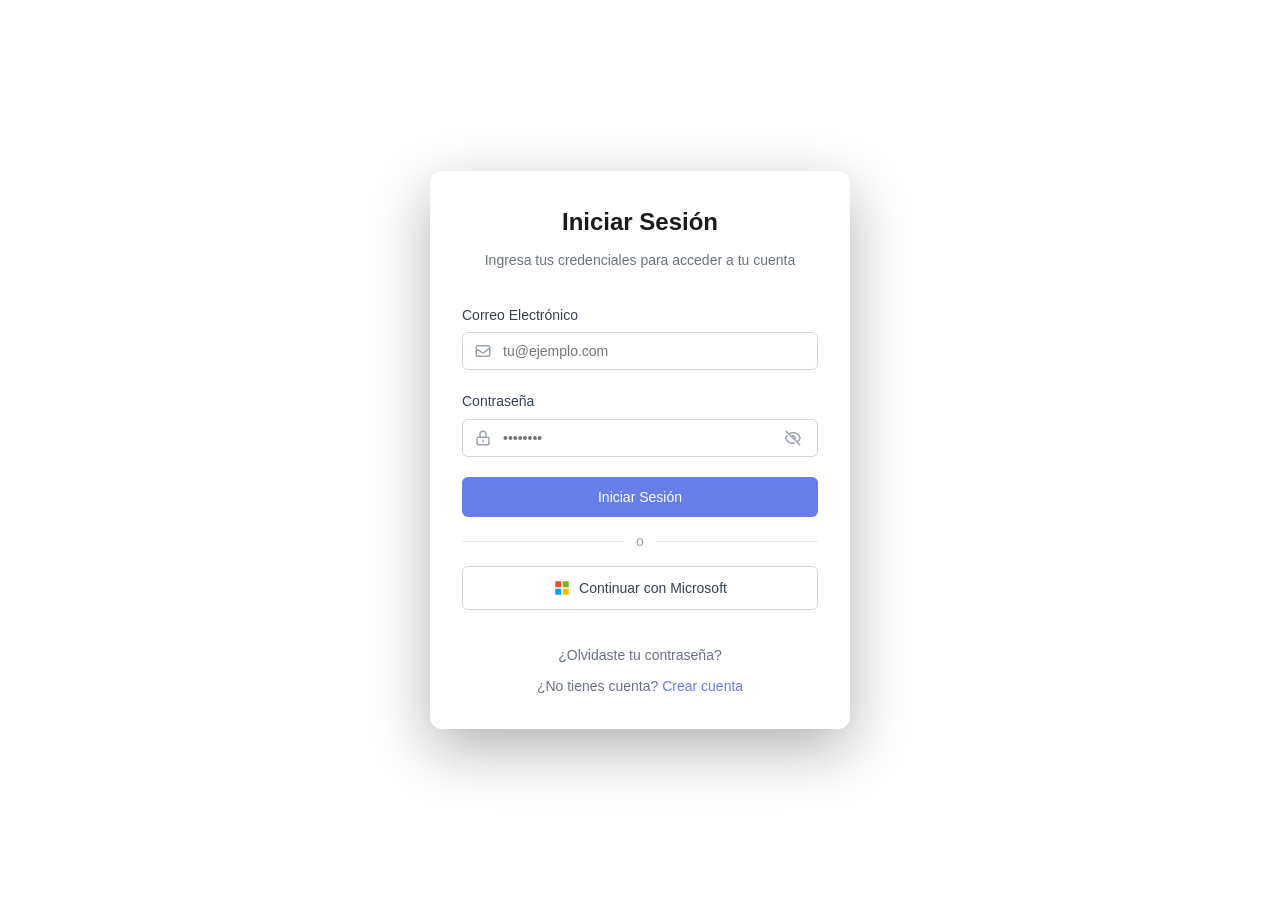
<file: index.html>
<!DOCTYPE html>
<html lang="es">
<head>
    <meta charset="UTF-8">
    <meta name="viewport" content="width=device-width, initial-scale=1.0">
    <title>Iniciar Sesión</title>
    <link rel="stylesheet" href="styles.css">
</head>
<body>
    <div class="login-card">
        <div class="card-header">
            <h1 class="card-title">Iniciar Sesión</h1>
            <p class="card-description">Ingresa tus credenciales para acceder a tu cuenta</p>
        </div>

        <div class="card-content">
            <form id="loginForm">
                <div class="form-group">
                    <label class="form-label" for="email">Correo Electrónico</label>
                    <div class="input-wrapper">
                        <svg class="input-icon" fill="none" stroke="currentColor" viewBox="0 0 24 24">
                            <path stroke-linecap="round" stroke-linejoin="round" stroke-width="2" d="M3 9l7.89 5.26a2 2 0 002.22 0L21 8M5 19h14a2 2 0 002-2V7a2 2 0 00-2-2H5a2 2 0 00-2 2v10a2 2 0 001 2z"/>
                        </svg>
                        <input 
                            type="email" 
                            id="email" 
                            class="form-input" 
                            placeholder="tu@ejemplo.com" 
                            required
                        >
                    </div>
                </div>

                <div class="form-group">
                    <label class="form-label" for="password">Contraseña</label>
                    <div class="input-wrapper">
                        <svg class="input-icon" fill="none" stroke="currentColor" viewBox="0 0 24 24">
                            <path stroke-linecap="round" stroke-linejoin="round" stroke-width="2" d="M12 15v2m-6 4h12a2 2 0 002-2v-6a2 2 0 00-2-2H6a2 2 0 00-2 2v6a2 2 0 002 2zm10-10V7a4 4 0 00-8 0v4h8z"/>
                        </svg>
                        <input 
                            type="password" 
                            id="password" 
                            class="form-input with-toggle" 
                            placeholder="••••••••" 
                            required
                        >
                        <button type="button" class="toggle-password" id="togglePassword">
                            <svg id="eyeOff" fill="none" stroke="currentColor" viewBox="0 0 24 24">
                                <path stroke-linecap="round" stroke-linejoin="round" stroke-width="2" d="M13.875 18.825A10.05 10.05 0 0112 19c-4.478 0-8.268-2.943-9.543-7a9.97 9.97 0 011.563-3.029m5.858.908a3 3 0 114.243 4.243M9.878 9.878l4.242 4.242M9.88 9.88l-3.29-3.29m7.532 7.532l3.29 3.29M3 3l3.59 3.59m0 0A9.953 9.953 0 0112 5c4.478 0 8.268 2.943 9.543 7a10.025 10.025 0 01-4.132 5.411m0 0L21 21"/>
                            </svg>
                            <svg id="eye" style="display: none;" fill="none" stroke="currentColor" viewBox="0 0 24 24">
                                <path stroke-linecap="round" stroke-linejoin="round" stroke-width="2" d="M15 12a3 3 0 11-6 0 3 3 0 016 0z"/>
                                <path stroke-linecap="round" stroke-linejoin="round" stroke-width="2" d="M2.458 12C3.732 7.943 7.523 5 12 5c4.478 0 8.268 2.943 9.542 7-1.274 4.057-5.064 7-9.542 7-4.477 0-8.268-2.943-9.542-7z"/>
                            </svg>
                        </button>
                    </div>
                </div>

                <button type="submit" class="btn btn-primary" id="submitBtn">
                    <span id="btnText">Iniciar Sesión</span>
                </button>
            </form>

            <div class="separator-container">
                <div class="separator-line"></div>
                <span class="separator-text">o</span>
            </div>

            <button type="button" class="btn btn-outline" id="googleBtn">
                <svg class="microsoft-icon" viewBox="0 0 24 24" aria-hidden="true" focusable="false">
                    <rect x="3" y="3" width="8" height="8" fill="#F25022" />
                    <rect x="13" y="3" width="8" height="8" fill="#7FBA00" />
                    <rect x="3" y="13" width="8" height="8" fill="#00A4EF" />
                    <rect x="13" y="13" width="8" height="8" fill="#FFB900" />
                </svg>
                Continuar con Microsoft
            </button>
        </div>

        <div class="card-footer">
            <button type="button" class="link-button" id="forgotPasswordBtn">
                ¿Olvidaste tu contraseña?
            </button>
            <div class="signup-text">
                ¿No tienes cuenta? 
                <a href="#" class="signup-link" id="signupLink">Crear cuenta</a>
            </div>
        </div>
    </div>

    <script src="script.js"></script>
</body>
</html>
</file>
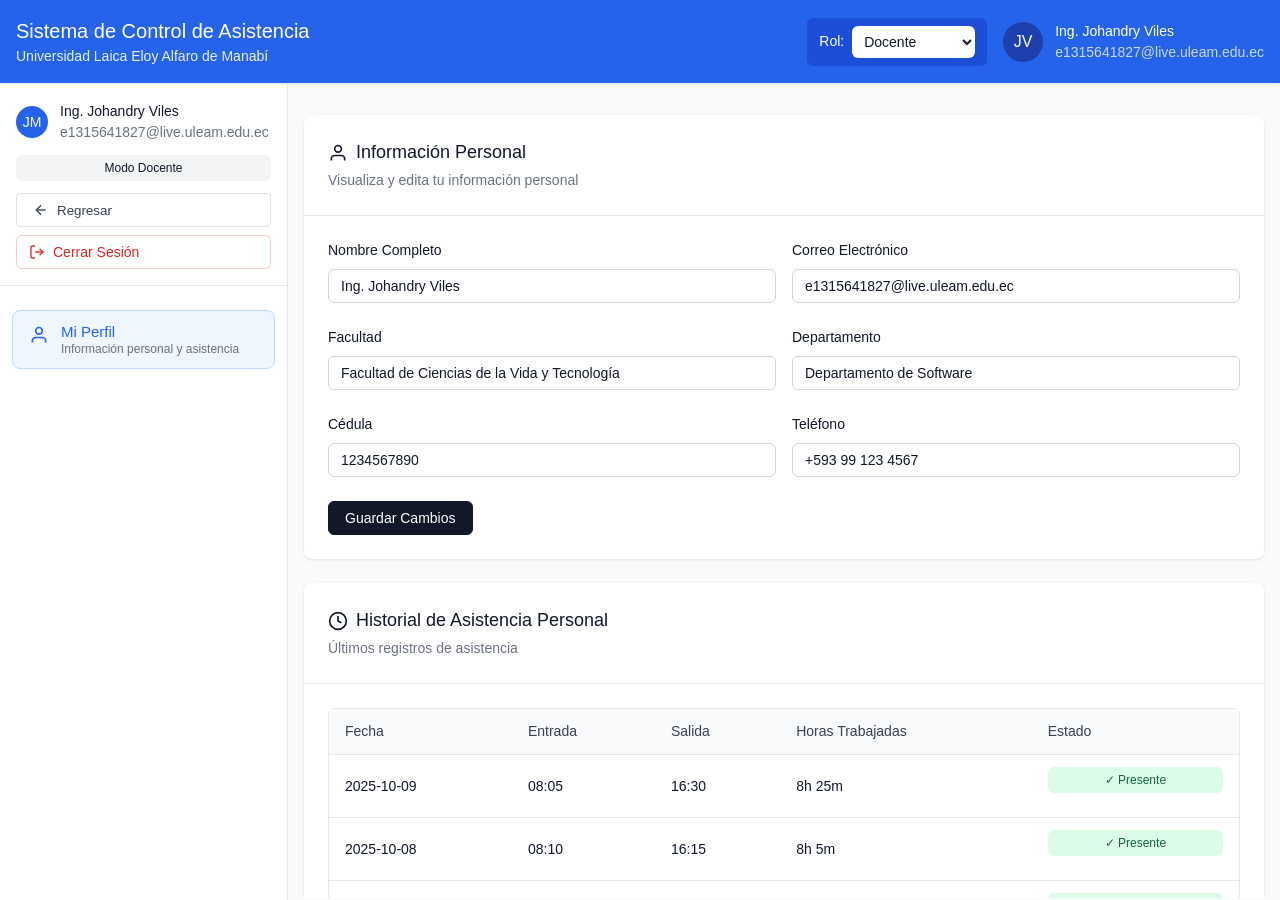
<file: appuser.html>
<!DOCTYPE html>
<html lang="es">
<head>
    <meta charset="UTF-8">
    <meta name="viewport" content="width=device-width, initial-scale=1.0">
    <title>Sistema de Control de Asistencia - ULEAM</title>
    <link rel="stylesheet" href="appuser.css">
</head>
<body>
    <!-- Toast Container -->
    <div id="toast-container"></div>

    <div class="app-container">
        <!-- Header -->
        <header class="header">
            <div class="header-content">
                <div class="header-left">
                    <button id="menu-toggle" class="menu-toggle">
                        <svg class="icon" viewBox="0 0 24 24" fill="none" stroke="currentColor" stroke-width="2">
                            <line x1="3" y1="12" x2="21" y2="12"></line>
                            <line x1="3" y1="6" x2="21" y2="6"></line>
                            <line x1="3" y1="18" x2="21" y2="18"></line>
                        </svg>
                    </button>
                    <div>
                        <h1>Sistema de Control de Asistencia</h1>
                        <p class="subtitle">Universidad Laica Eloy Alfaro de Manabí</p>
                    </div>
                </div>
                
                <div class="header-right">
                    <div class="role-selector">
                        <span>Rol:</span>
                        <select id="role-select" class="select-role">
                            <option value="docente">Docente</option>
                            <option value="administrador">Administrador</option>
                        </select>
                    </div>
                    
                    <div class="user-info">
                        <div class="avatar">JV</div>
                        <div class="user-details">
                            <p>Ing. Johandry Viles</p>
                            <p class="email">e1315641827@live.uleam.edu.ec</p>
                        </div>
                    </div>
                </div>
            </div>
        </header>

        <div class="main-layout">
            <!-- Sidebar -->
            <aside id="sidebar" class="sidebar">
                <!-- User Info en Sidebar -->
                <div class="sidebar-header">
                    <div class="sidebar-user">
                        <div class="avatar small">JM</div>
                        <div class="sidebar-user-details">
                            <p>Ing. Johandry Viles</p>
                            <p class="email-small">e1315641827@live.uleam.edu.ec</p>
                        </div>
                    </div>
                    <div id="role-badge" class="badge badge-secondary">Modo Docente</div>
                    <button id="back" class="btn-back">
                        <svg class="icon-sm" viewBox="0 0 24 24" fill="none" stroke="currentColor" stroke-width="2">
                            <path d="M19 12H5"/>
                            <polyline points="12 19 5 12 12 5"/>
                        </svg>
                        Regresar
                    </button>
            
                    <button id="logout" class="btn-logout">
                        <svg class="icon-sm" viewBox="0 0 24 24" fill="none" stroke="currentColor" stroke-width="2">
                            <path d="M9 21H5a2 2 0 0 1-2-2V5a2 2 0 0 1 2-2h4"></path>
                            <polyline points="16 17 21 12 16 7"></polyline>
                            <line x1="21" y1="12" x2="9" y2="12"></line>
                        </svg>
                        Cerrar Sesión
                    </button>
                </div>
                
                <!-- Menu de Navegacion-->
                <nav class="nav-menu">
                    <button class="nav-item active" data-view="profile">
                        <svg class="icon-nav" viewBox="0 0 24 24" fill="none" stroke="currentColor" stroke-width="2">
                            <path d="M20 21v-2a4 4 0 0 0-4-4H8a4 4 0 0 0-4 4v2"></path>
                            <circle cx="12" cy="7" r="4"></circle>
                        </svg>
                        <div class="nav-content">
                            <p class="nav-label">Mi Perfil</p>
                            <p class="nav-description">Información personal y asistencia</p>
                        </div>
                    </button>
                    
                    <button class="nav-item hidden" data-view="reports">
                        <svg class="icon-nav" viewBox="0 0 24 24" fill="none" stroke="currentColor" stroke-width="2">
                            <line x1="12" y1="20" x2="12" y2="10"></line>
                            <line x1="18" y1="20" x2="18" y2="4"></line>
                            <line x1="6" y1="20" x2="6" y2="16"></line>
                        </svg>
                        <div class="nav-content">
                            <p class="nav-label">Reportes y Estadísticas</p>
                            <p class="nav-description">Análisis y reportes generales</p>
                        </div>
                    </button>
                    
                    <button class="nav-item hidden" data-view="admin">
                        <svg class="icon-nav" viewBox="0 0 24 24" fill="none" stroke="currentColor" stroke-width="2">
                            <circle cx="12" cy="12" r="3"></circle>
                            <path d="M12 1v3m0 16v3M4.22 4.22l2.12 2.12M17.66 17.66l2.12 2.12M1 12h3m16 0h3M4.22 19.78l2.12-2.12M17.66 6.34l2.12-2.12" />
                        </svg>
                        <div class="nav-content">
                            <p class="nav-label">Administración</p>
                            <p class="nav-description">Gestión del sistema</p>
                        </div>
                    </button>
                </nav>
            </aside>

            <!-- Overlay -->
            <div id="overlay" class="overlay"></div>

            <!-- Main Content -->
            <main class="main-content">
                <div class="content-wrapper">
                    <!-- Profile View -->
                    <div id="profile-view" class="view-container active"></div>
                    
                    <!-- Reports View -->
                    <div id="reports-view" class="view-container"></div>
                    
                    <!-- Admin View -->
                    <div id="admin-view" class="view-container"></div>
                </div>
            </main>
        </div>
    </div>

    <script src="app.js"></script>
</body>
</html>
</file>
<file: styles.css>
* {
    margin: 0;
    padding: 0;
    box-sizing: border-box;
}

body {
    font-family: -apple-system, BlinkMacSystemFont, 'Segoe UI', Roboto, 'Helvetica Neue', Arial, sans-serif;
    min-height: 100vh;
    display: flex;
    align-items: center;
    justify-content: center;
    padding: 20px;
    line-height: 1.6;
}

.login-card {
    background: white;
    border-radius: 12px;
    box-shadow: 0 20px 60px rgba(0, 0, 0, 0.3);
    width: 100%;
    max-width: 420px;
    overflow: hidden;
}

.card-header {
    padding: 32px 32px 0;
    text-align: center;
}

.card-title {
    font-size: 24px;
    font-weight: 600;
    color: #1a1a1a;
    margin-bottom: 8px;
}

.card-description {
    font-size: 14px;
    color: #6b7280;
}

.card-content {
    padding: 32px;
}

.form-group {
    margin-bottom: 20px;
}

.form-label {
    display: block;
    font-size: 14px;
    font-weight: 500;
    color: #374151;
    margin-bottom: 6px;
}

.input-wrapper {
    position: relative;
}

.input-icon {
    position: absolute;
    left: 12px;
    top: 50%;
    transform: translateY(-50%);
    width: 18px;
    height: 18px;
    color: #9ca3af;
}

.form-input {
    width: 100%;
    padding: 10px 12px 10px 40px;
    border: 1px solid #d1d5db;
    border-radius: 6px;
    font-size: 14px;
    transition: all 0.2s;
    outline: none;
}

.form-input:focus {
    border-color: #667eea;
    box-shadow: 0 0 0 3px rgba(102, 126, 234, 0.1);
}

.form-input.with-toggle {
    padding-right: 40px;
}

.toggle-password {
    position: absolute;
    right: 12px;
    top: 50%;
    transform: translateY(-50%);
    background: none;
    border: none;
    cursor: pointer;
    padding: 4px;
    color: #9ca3af;
    transition: color 0.2s;
    display: flex;
    align-items: center;
    justify-content: center;
}

.toggle-password:hover {
    color: #374151;
}

.toggle-password svg {
    width: 18px;
    height: 18px;
}

.btn {
    width: 100%;
    padding: 12px;
    border: none;
    border-radius: 6px;
    font-size: 14px;
    font-weight: 500;
    cursor: pointer;
    transition: all 0.2s;
    display: flex;
    align-items: center;
    justify-content: center;
    gap: 8px;
}

.btn-primary {
    background: #667eea;
    color: white;
    margin-top: 4px;
}

.btn-primary:hover:not(:disabled) {
    background: #5568d3;
}

.btn-primary:disabled {
    opacity: 0.6;
    cursor: not-allowed;
}

.btn-outline {
    background: white;
    color: #374151;
    border: 1px solid #d1d5db;
}

.btn-outline:hover {
    background: #f9fafb;
}

.separator-container {
    position: relative;
    margin: 24px 0;
}

.separator-line {
    border-top: 1px solid #e5e7eb;
}

.separator-text {
    position: absolute;
    top: 50%;
    left: 50%;
    transform: translate(-50%, -50%);
    background: white;
    padding: 0 12px;
    color: #9ca3af;
    font-size: 14px;
}

.card-footer {
    padding: 0 32px 32px;
    text-align: center;
}

.link-button {
    background: none;
    border: none;
    color: #6b7280;
    font-size: 14px;
    cursor: pointer;
    transition: color 0.2s;
    margin-bottom: 12px;
}

.link-button:hover {
    color: #374151;
}

.signup-text {
    font-size: 14px;
    color: #6b7280;
}

.signup-link {
    color: #667eea;
    text-decoration: none;
    font-weight: 500;
}

.signup-link:hover {
    text-decoration: underline;
}

.spinner {
    width: 16px;
    height: 16px;
    border: 2px solid rgba(255, 255, 255, 0.3);
    border-top-color: white;
    border-radius: 50%;
    animation: spin 0.6s linear infinite;
}

@keyframes spin {
    to {
        transform: rotate(360deg);
    }
}

.microsoft-icon {
    width: 18px;
    height: 18px;
}

@media (max-width: 480px) {
    .card-content {
        padding: 24px 20px;
    }

    .card-header {
        padding: 24px 20px 0;
    }

    .card-footer {
        padding: 0 20px 24px;
    }
}
</file>
<file: appuser.css>
* {
    margin: 0;
    padding: 0;
    box-sizing: border-box;
}

:root {
    --blue-600: #2563eb;
    --blue-700: #1d4ed8;
    --blue-800: #1e40af;
    --blue-50: #eff6ff;
    --blue-200: #bfdbfe;
    --gray-50: #f9fafb;
    --gray-100: #f3f4f6;
    --gray-200: #e5e7eb;
    --gray-300: #d1d5db;
    --gray-400: #9ca3af;
    --gray-500: #6b7280;
    --gray-600: #4b5563;
    --gray-700: #374151;
    --gray-800: #1f2937;
    --gray-900: #111827;
    --green-100: #dcfce7;
    --green-600: #16a34a;
    --green-800: #166534;
    --red-100: #fee2e2;
    --red-200: #fecaca;
    --red-600: #dc2626;
    --red-700: #b91c1c;
    --red-800: #991b1b;
    --yellow-100: #fef3c7;
    --yellow-800: #854d0e;
    --white: #ffffff;
}

body {
    font-family: -apple-system, BlinkMacSystemFont, 'Segoe UI', Roboto, 'Helvetica Neue', Arial, sans-serif;
    font-size: 16px;
    line-height: 1.5;
    color: var(--gray-900);
    background-color: var(--gray-50);
}

.hidden {
    display: none !important;
}

/* Header */
.header {
    background-color: var(--blue-600);
    color: var(--white);
    box-shadow: 0 1px 3px 0 rgba(0, 0, 0, 0.1);
    position: sticky;
    top: 0;
    z-index: 10;
}

.header-content {
    display: flex;
    align-items: center;
    justify-content: space-between;
    padding: 1rem;
}

.header-left {
    display: flex;
    align-items: center;
    gap: 1rem;
}

.header-left h1 {
    font-size: 1.25rem;
    font-weight: 500;
}

.subtitle {
    font-size: 0.875rem;
    opacity: 0.9;
}

.menu-toggle {
    background: transparent;
    border: none;
    color: var(--white);
    padding: 0.5rem;
    cursor: pointer;
    border-radius: 0.375rem;
    display: none;
}

.menu-toggle:hover {
    background-color: var(--blue-700);
}

.header-right {
    display: flex;
    align-items: center;
    gap: 1rem;
}

.role-selector {
    display: flex;
    align-items: center;
    gap: 0.5rem;
    background-color: var(--blue-700);
    padding: 0.5rem 0.75rem;
    border-radius: 0.375rem;
    font-size: 0.875rem;
}

.select-role {
    background-color: var(--white);
    color: var(--gray-900);
    border: none;
    height: 2rem;
    padding: 0 0.5rem;
    border-radius: 0.375rem;
    font-size: 0.875rem;
    cursor: pointer;
}

.user-info {
    display: flex;
    align-items: center;
    gap: 0.75rem;
}

.avatar {
    width: 2.5rem;
    height: 2.5rem;
    border-radius: 9999px;
    background-color: var(--blue-800);
    color: var(--white);
    display: flex;
    align-items: center;
    justify-content: center;
    font-weight: 500;
}

.avatar.small {
    width: 2rem;
    height: 2rem;
    background-color: var(--blue-600);
    font-size: 0.875rem;
}

.user-details p {
    font-size: 0.875rem;
}

.email {
    font-size: 0.75rem;
    opacity: 0.75;
}

.email-small {
    font-size: 0.75rem;
    color: var(--gray-500);
}

.icon {
    width: 1.25rem;
    height: 1.25rem;
}

/* Main Layout */
.main-layout {
    display: flex;
    flex: 1;
    position: relative;
    height: calc(100vh - 85px);
}

/* Sidebar */
.sidebar {
    position: fixed;
    top: 85px;
    bottom: 0;
    left: 0;
    width: 18rem;
    background-color: var(--white);
    border-right: 1px solid var(--gray-200);
    display: flex;
    flex-direction: column;
    transition: transform 0.3s ease-in-out;
    z-index: 20;
}

.sidebar.closed {
    transform: translateX(-100%);
}

.sidebar-header {
    border-bottom: 1px solid var(--gray-200);
    padding: 1rem;
    flex-shrink: 0;
}

.sidebar-user {
    display: flex;
    align-items: center;
    gap: 0.75rem;
    margin-bottom: 0.75rem;
}

.sidebar-user-details p {
    font-size: 0.875rem;
    overflow: hidden;
    text-overflow: ellipsis;
    white-space: nowrap;
}

.badge {
    display: inline-flex;
    align-items: center;
    justify-content: center;
    padding: 0.25rem 0.75rem;
    border-radius: 0.375rem;
    font-size: 0.75rem;
    font-weight: 500;
    width: 100%;
    margin-bottom: 0.75rem;
}

.badge-primary {
    background-color: var(--gray-900);
    color: var(--white);
}

.badge-secondary {
    background-color: var(--gray-100);
    color: var(--gray-900);
}

.badge-success {
    background-color: var(--green-100);
    color: var(--green-800);
}

.badge-danger {
    background-color: var(--red-100);
    color: var(--red-800);
}

.badge-warning {
    background-color: var(--yellow-100);
    color: var(--yellow-800);
}

.badge-outline {
    background-color: transparent;
    border: 1px solid var(--gray-200);
    color: var(--gray-700);
}

.btn-logout {
    width: 100%;
    display: flex;
    align-items: center;
    justify-content: flex-start;
    gap: 0.5rem;
    padding: 0.5rem 0.75rem;
    border: 1px solid var(--red-200);
    background-color: var(--white);
    color: var(--red-600);
    border-radius: 0.375rem;
    cursor: pointer;
    font-size: 0.875rem;
    font-weight: 500;
}

.btn-logout:hover {
    background-color: #fef2f2;
    color: var(--red-700);
}

.icon-sm {
    width: 1rem;
    height: 1rem;
}

/* Navigation */
.nav-menu {
    flex: 1;
    overflow-y: auto;
    padding: 1.5rem 0.75rem;
}

.nav-item {
    width: 100%;
    display: flex;
    align-items: flex-start;
    gap: 0.75rem;
    padding: 0.75rem 1rem;
    border: 1px solid transparent;
    background-color: transparent;
    color: var(--gray-700);
    border-radius: 0.5rem;
    cursor: pointer;
    margin-bottom: 0.25rem;
    text-align: left;
    transition: all 0.2s;
}

.nav-item:hover {
    background-color: var(--gray-50);
}

.nav-item.active {
    background-color: var(--blue-50);
    color: var(--blue-600);
    border-color: var(--blue-200);
}

.icon-nav {
    width: 1.25rem;
    height: 1.25rem;
    margin-top: 0.125rem;
    flex-shrink: 0;
    stroke: var(--gray-500);
}

.nav-item.active .icon-nav {
    stroke: var(--blue-600);
}

.nav-content {
    flex: 1;
}

.nav-label {
    font-size: 0.9375rem;
    font-weight: 400;
}

.nav-description {
    font-size: 0.75rem;
    color: var(--gray-500);
    margin-top: 0.125rem;
}

/* Overlay */
.overlay {
    display: none;
    position: fixed;
    inset: 0;
    background-color: rgba(0, 0, 0, 0.5);
    z-index: 10;
    top: 72px;
}

.overlay.active {
    display: block;
}

/* Main Content */
.main-content {
    flex: 1;
    overflow-y: auto;
    margin-left: 18rem;
}

.content-wrapper {
    max-width: 80rem;
    margin: 0 auto;
    padding: 2rem 1rem;
}

.view-container {
    display: none;
}

.view-container.active {
    display: block;
}

/* Card */
.card {
    background-color: var(--white);
    border-radius: 0.5rem;
    box-shadow: 0 1px 3px 0 rgba(0, 0, 0, 0.1);
    margin-bottom: 1.5rem;
}

.card-header {
    padding: 1.5rem;
    border-bottom: 1px solid var(--gray-200);
}

.card-title {
    font-size: 1.125rem;
    font-weight: 500;
    display: flex;
    align-items: center;
    gap: 0.5rem;
    margin-bottom: 0.25rem;
}

.card-description {
    font-size: 0.875rem;
    color: var(--gray-500);
}

.card-content {
    padding: 1.5rem;
}

/* Forms */
.form-grid {
    display: grid;
    grid-template-columns: 1fr;
    gap: 1rem;
}

.form-group {
    margin-bottom: 0.5rem;
}

label {
    display: block;
    font-size: 0.875rem;
    font-weight: 500;
    margin-bottom: 0.5rem;
}

input[type="text"],
input[type="email"],
input[type="password"],
input[type="tel"],
input[type="number"],
input[type="time"],
select:not(.select-role),
textarea {
    width: 100%;
    padding: 0.5rem 0.75rem;
    border: 1px solid var(--gray-300);
    border-radius: 0.375rem;
    font-size: 0.875rem;
    background-color: var(--white);
    color: var(--gray-900);
}

input:focus,
select:focus,
textarea:focus {
    outline: none;
    border-color: var(--blue-600);
    box-shadow: 0 0 0 3px rgba(37, 99, 235, 0.1);
}

/* Buttons */
.btn {
    display: inline-flex;
    align-items: center;
    justify-content: center;
    gap: 0.5rem;
    padding: 0.5rem 1rem;
    border-radius: 0.375rem;
    font-size: 0.875rem;
    font-weight: 500;
    cursor: pointer;
    transition: all 0.2s;
    border: 1px solid transparent;
}

.btn-primary {
    background-color: var(--gray-900);
    color: var(--white);
    border-color: var(--gray-900);
}

.btn-primary:hover {
    background-color: var(--gray-800);
}

.btn-outline {
    background-color: var(--white);
    color: var(--gray-700);
    border-color: var(--gray-300);
}

.btn-outline:hover {
    background-color: var(--gray-50);
}

.btn-sm {
    padding: 0.375rem 0.75rem;
    font-size: 0.8125rem;
}

/* Table */
.table-container {
    border: 1px solid var(--gray-200);
    border-radius: 0.375rem;
    overflow: hidden;
}

table {
    width: 100%;
    border-collapse: collapse;
}

thead {
    background-color: var(--gray-50);
}

th {
    padding: 0.75rem 1rem;
    text-align: left;
    font-size: 0.875rem;
    font-weight: 500;
    color: var(--gray-700);
}

td {
    padding: 0.75rem 1rem;
    border-top: 1px solid var(--gray-200);
    font-size: 0.875rem;
}

tbody tr:hover {
    background-color: var(--gray-50);
}

/* Switch */
.switch-container {
    display: flex;
    align-items: center;
    justify-content: space-between;
    padding: 0.75rem 0;
}

.switch-label-group {
    flex: 1;
}

.switch-label-group label {
    margin-bottom: 0.125rem;
}

.switch-description {
    font-size: 0.875rem;
    color: var(--gray-500);
}

.switch {
    position: relative;
    display: inline-block;
    width: 44px;
    height: 24px;
}

.switch input {
    opacity: 0;
    width: 0;
    height: 0;
}

.slider {
    position: absolute;
    cursor: pointer;
    top: 0;
    left: 0;
    right: 0;
    bottom: 0;
    background-color: var(--gray-300);
    transition: 0.3s;
    border-radius: 24px;
}

.slider:before {
    position: absolute;
    content: "";
    height: 18px;
    width: 18px;
    left: 3px;
    bottom: 3px;
    background-color: white;
    transition: 0.3s;
    border-radius: 50%;
}

input:checked + .slider {
    background-color: var(--gray-900);
}

input:checked + .slider:before {
    transform: translateX(20px);
}

/* Separator */
.separator {
    height: 1px;
    background-color: var(--gray-200);
    margin: 1rem 0;
}

/* Stats Grid */
.stats-grid {
    display: grid;
    grid-template-columns: repeat(auto-fit, minmax(240px, 1fr));
    gap: 1rem;
    margin-bottom: 1.5rem;
}

.stat-card {
    background-color: var(--white);
    border-radius: 0.5rem;
    box-shadow: 0 1px 3px 0 rgba(0, 0, 0, 0.1);
    padding: 1.5rem;
}

.stat-label {
    font-size: 0.875rem;
    color: var(--gray-500);
    margin-bottom: 0.5rem;
}

.stat-value {
    font-size: 1.875rem;
    font-weight: 500;
    margin-bottom: 0.25rem;
}

.stat-change {
    font-size: 0.875rem;
    margin-top: 0.25rem;
}

.stat-change.positive {
    color: var(--green-600);
}

.stat-change.negative {
    color: var(--red-600);
}

/* Charts Grid */
.charts-grid {
    display: grid;
    grid-template-columns: 1fr;
    gap: 1.5rem;
}

.chart-container {
    background-color: var(--white);
    border-radius: 0.5rem;
    box-shadow: 0 1px 3px 0 rgba(0, 0, 0, 0.1);
    padding: 1.5rem;
    min-height: 400px;
}

/* Tabs */
.tabs {
    margin-bottom: 1.5rem;
}

.tabs-list {
    display: grid;
    grid-template-columns: repeat(4, 1fr);
    background-color: var(--gray-100);
    border-radius: 0.375rem;
    padding: 0.25rem;
    margin-bottom: 1.5rem;
}

.tab-trigger {
    display: flex;
    align-items: center;
    justify-content: center;
    gap: 0.5rem;
    padding: 0.5rem 1rem;
    background-color: transparent;
    border: none;
    color: var(--gray-700);
    font-size: 0.875rem;
    font-weight: 500;
    cursor: pointer;
    border-radius: 0.25rem;
    transition: all 0.2s;
}

.tab-trigger:hover {
    background-color: var(--gray-200);
}

.tab-trigger.active {
    background-color: var(--white);
    box-shadow: 0 1px 3px 0 rgba(0, 0, 0, 0.1);
}

.tab-content {
    display: none;
}

.tab-content.active {
    display: block;
}

/* Modal */
.modal {
    display: none;
    position: fixed;
    inset: 0;
    z-index: 50;
    align-items: center;
    justify-content: center;
}

.modal.active {
    display: flex;
}

.modal-overlay {
    position: fixed;
    inset: 0;
    background-color: rgba(0, 0, 0, 0.5);
}

.modal-content {
    position: relative;
    background-color: var(--white);
    border-radius: 0.5rem;
    box-shadow: 0 25px 50px -12px rgba(0, 0, 0, 0.25);
    max-width: 32rem;
    width: calc(100% - 2rem);
    max-height: calc(100% - 2rem);
    overflow-y: auto;
    z-index: 51;
    padding: 1.5rem;
}

.modal-header {
    margin-bottom: 1rem;
}

.modal-title {
    font-size: 1.125rem;
    font-weight: 500;
    margin-bottom: 0.25rem;
}

.modal-description {
    font-size: 0.875rem;
    color: var(--gray-500);
}

.modal-footer {
    display: flex;
    gap: 0.75rem;
    justify-content: flex-end;
    margin-top: 1.5rem;
}

/* Toast */
#toast-container {
    position: fixed;
    bottom: 1rem;
    right: 1rem;
    z-index: 100;
    display: flex;
    flex-direction: column;
    gap: 0.5rem;
}

.toast {
    background-color: var(--white);
    border: 1px solid var(--gray-200);
    border-radius: 0.5rem;
    padding: 1rem;
    box-shadow: 0 10px 15px -3px rgba(0, 0, 0, 0.1);
    min-width: 300px;
    display: flex;
    align-items: flex-start;
    gap: 0.75rem;
    animation: slideIn 0.3s ease-out;
}

@keyframes slideIn {
    from {
        transform: translateX(100%);
        opacity: 0;
    }
    to {
        transform: translateX(0);
        opacity: 1;
    }
}

.toast-icon {
    width: 1.25rem;
    height: 1.25rem;
    flex-shrink: 0;
}

.toast.success .toast-icon {
    stroke: var(--green-600);
}

.toast.error .toast-icon {
    stroke: var(--red-600);
}

.toast-message {
    flex: 1;
    font-size: 0.875rem;
}

/* Responsive */
@media (min-width: 768px) {
    .form-grid {
        grid-template-columns: repeat(2, 1fr);
    }
    
    .charts-grid {
        grid-template-columns: repeat(2, 1fr);
    }
}

@media (max-width: 1024px) {
    .menu-toggle {
        display: block;
    }
    
    .sidebar {
        box-shadow: 0 10px 15px -3px rgba(0, 0, 0, 0.1);
    }
    
    .main-content {
        margin-left: 0;
    }
    
    .role-selector,
    .user-details {
        display: none;
    }
}

@media (max-width: 768px) {
    .header-left h1 {
        font-size: 1rem;
    }
    
    .subtitle {
        display: none;
    }
    
    .tabs-list {
        grid-template-columns: repeat(2, 1fr);
        gap: 0.25rem;
    }
    
    .tab-trigger {
        font-size: 0.75rem;
        padding: 0.5rem;
    }
    
    .stats-grid {
        grid-template-columns: repeat(2, 1fr);
    }
}
.btn-back {
    display: flex;
    align-items: center;
    gap: 8px;
    padding: 8px 16px;
    margin-bottom: 8px;
    width: 100%;
    background: transparent;
    border: 1px solid #e0e0e0;
    border-radius: 4px;
    color: var(--gray-700);
    cursor: pointer;
    transition: all 0.3s ease;
}

.btn-back:hover {
    background: #f5f5f5;
    color: var(--blue-600);
}
</file>
